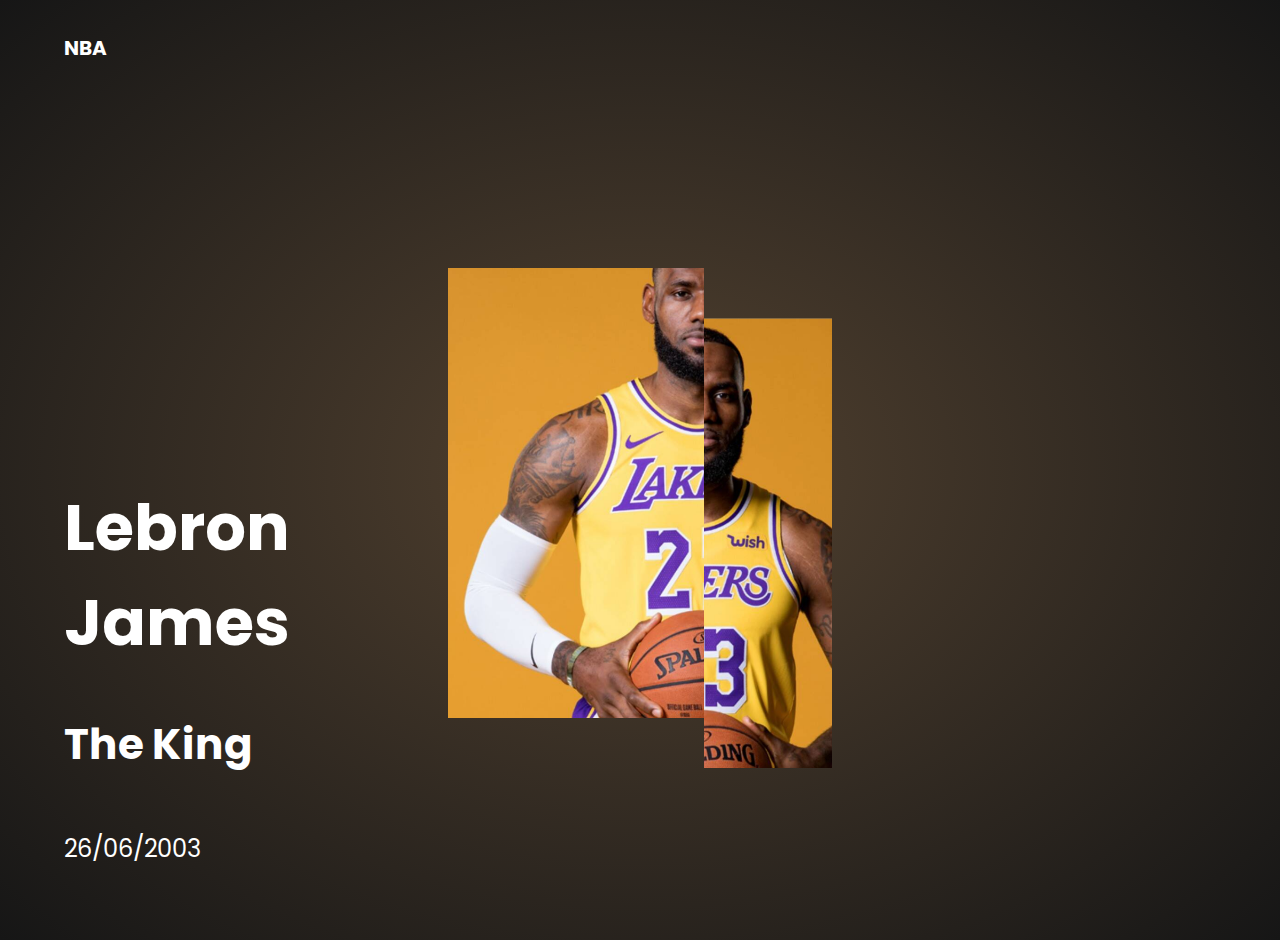
<file: index.html>
<!DOCTYPE html>
<html lang="en">
<head>
    <meta charset="UTF-8">
    <meta http-equiv="X-UA-Compatible" content="IE=edge">
    <meta name="viewport" content="width=device-width, initial-scale=1.0">

    <!-- CSS -->
    <link rel="stylesheet" href="style/style1.css">

    <!-- Fonts -->
    <link rel="preconnect" href="https://fonts.googleapis.com">
    <link rel="preconnect" href="https://fonts.gstatic.com" crossorigin>
    <link href="https://fonts.googleapis.com/css2?family=Poppins:wght@300;400&display=swap" rel="stylesheet">

    <!-- SEO -->
    <meta http-equiv="Content-Type" content="text/html;charset=UTF-8"/>   
    <META HTTP-EQUIV="PRAGMA" CONTENT="NO-CACHE"><title>Information about NBA</title><META name="description" content="Information About and History of the NBA, pictures, contact forum and images."><META name="keywords" content="nba, basketball, ball, lebron, kobe, awards, draft, jordan">
</head>
<body>
    <div class="wrapper">
        <header>

            <nav>
                <a href="home.html"><h1 class="logo">NBA</h1></a>
            </nav>

            
            <section class="page king">
                <div class="details">
                    <h1>Lebron James</h1>
                    <h2>The King</h2>
                    <p>26/06/2003</p>
                </div>
                <div class="hero">
                    <a href="home.html">
                        <img class="player-left" src="img/lebronjames-left.png" alt="lebron image">
                        <img class="player-right" src="img/lebronjames-right.png" alt="lebron image">
                    </a>
                </div>
            </section>
            
        </header>
    </div>
        
    
</body>
</html>
</file>
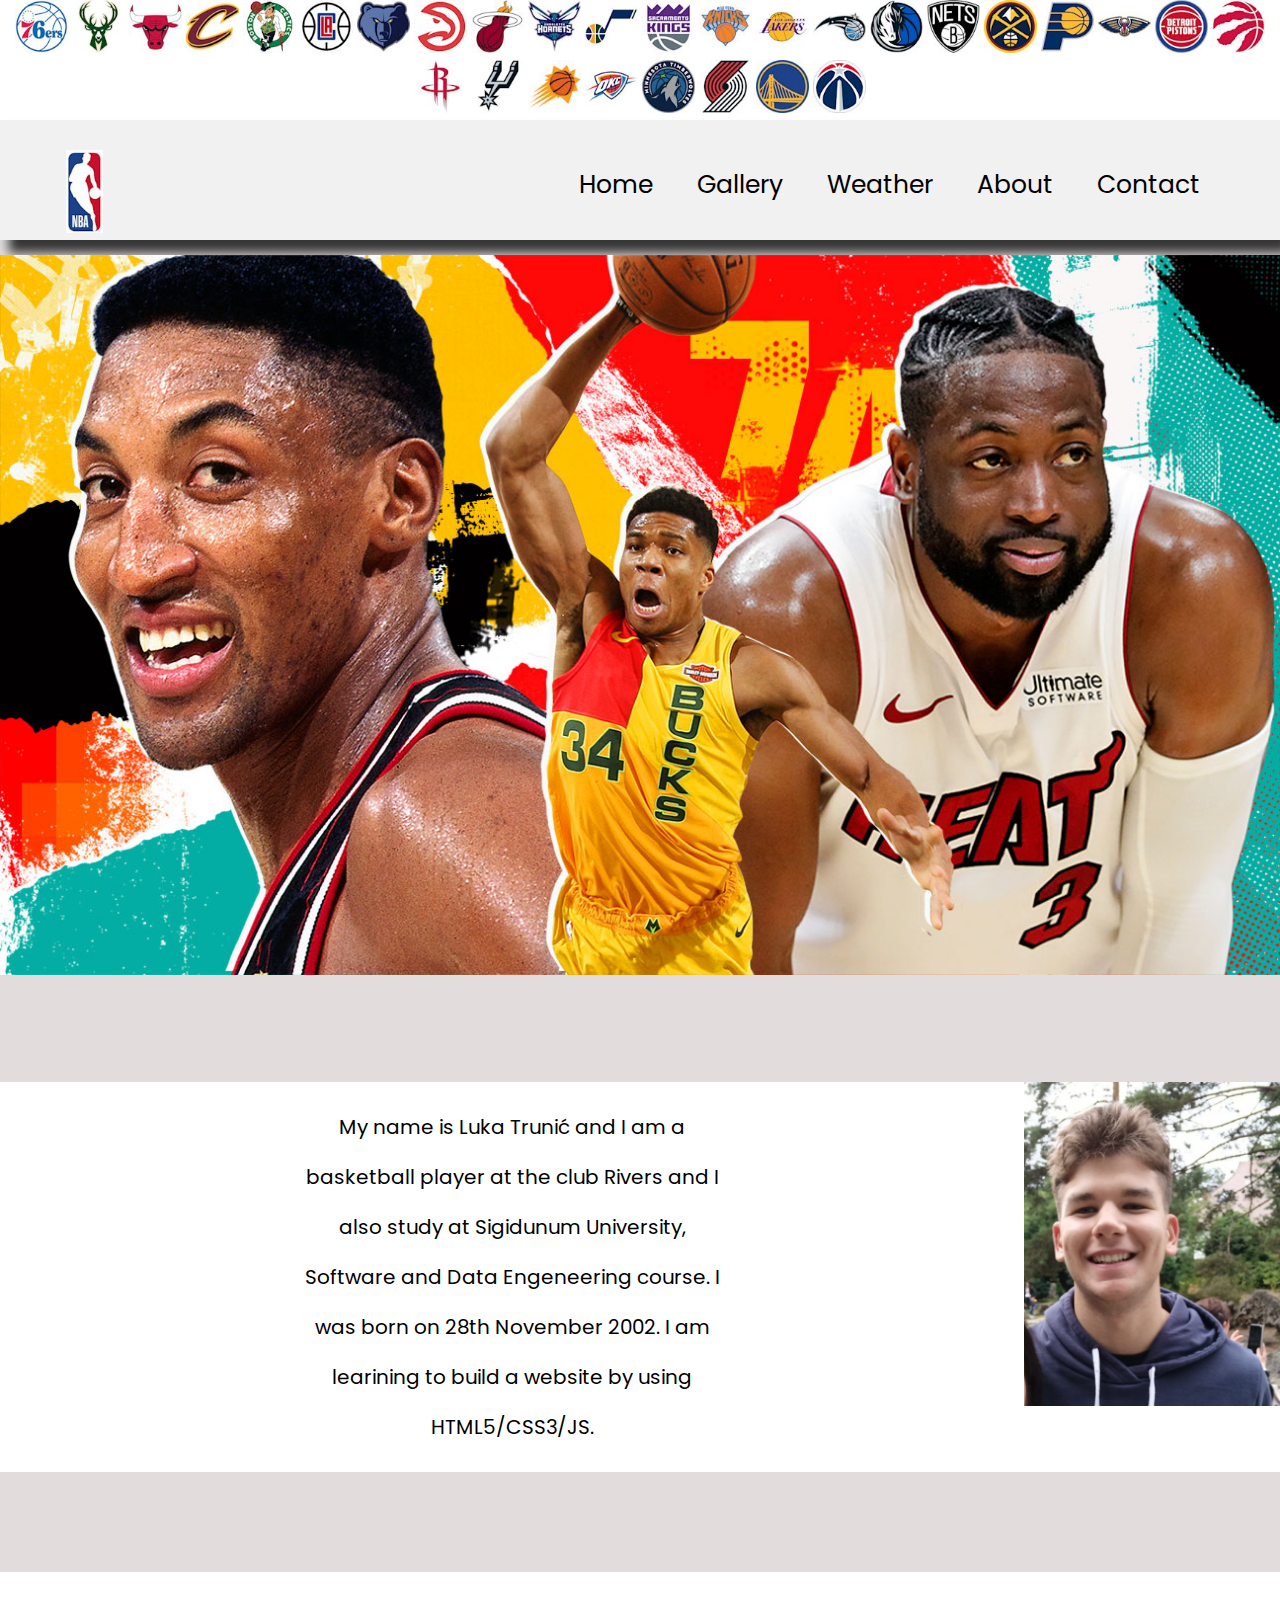
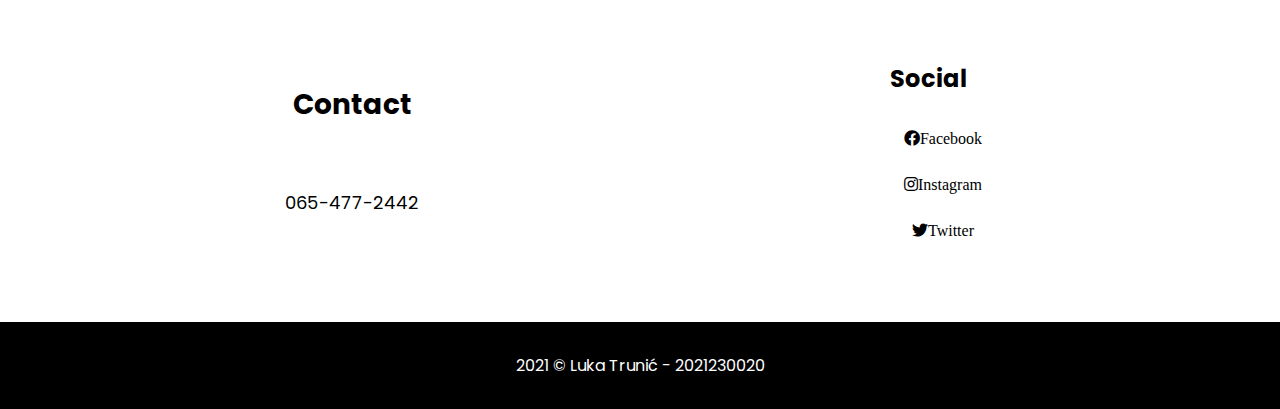
<file: about.html>
<!DOCTYPE html>
<html lang="en">
<head>

    <meta charset="UTF-8">
    <meta http-equiv="X-UA-Compatible" content="IE=edge">
    <meta name="viewport" content="width=device-width, initial-scale=1.0">

    <!-- CSS -->
    <link rel="stylesheet" href="style/style.css">

    <!-- fontawsome -->
    <link rel="stylesheet" href="https://cdnjs.cloudflare.com/ajax/libs/font-awesome/5.15.4/css/all.min.css" integrity="sha512-1ycn6IcaQQ40/MKBW2W4Rhis/DbILU74C1vSrLJxCq57o941Ym01SwNsOMqvEBFlcgUa6xLiPY/NS5R+E6ztJQ==" crossorigin="anonymous" referrerpolicy="no-referrer" />

    <!-- Fonts -->
    <link rel="preconnect" href="https://fonts.googleapis.com">
    <link rel="preconnect" href="https://fonts.gstatic.com" crossorigin>
    <link href="https://fonts.googleapis.com/css2?family=Poppins:wght@300;400&display=swap" rel="stylesheet">

    <title>Information about NBA</title>

</head>
<body>

    <div class="logos">
        <div class="row">
            <a href="https://www.nba.com/sixers/"><img class="textImage" src="img/logos/76ers_wbg.png.cf.jpg" alt="76ers_logo"></a>
            <a href="https://www.nba.com/bucks/"><img class="textImage" src="img/logos/bucks_wbg.png.cf.jpg" alt="bucks_logo"></a>
            <a href="https://www.nba.com/bulls/"><img class="textImage" src="img/logos/bulls_wbgs.png.cf.jpg" alt="bulls_logo"></a>
            <a href="https://www.nba.com/cavaliers/"><img class="textImage" src="img/logos/cavaliers_wbg.png.cf.jpg" alt="cavs_logo"></a>
            <a href="https://www.nba.com/celtics/"><img class="textImage" src="img/logos/celtics_wbg.png.cf.jpg" alt="celtics_logo"></a>
            <a href="https://www.nba.com/clippers/"><img class="textImage" src="img/logos/clippers_wbg.png.cf.jpg" alt="clippers_logo"></a>
            <a href="https://www.nba.com/grizzlies/"><img class="textImage" src="img/logos/grizzlies_wbg.png.cf.jpg" alt="grizzlies_logo"></a>
            <a href="https://www.nba.com/hawks/"><img class="textImage" src="img/logos/hawks_wbg.png.cf.jpg" alt="hawks_logo"></a>
            <a href="https://www.nba.com/heat/"><img class="textImage" src="img/logos/heat_wbgs.png.cf.jpg" alt="heat_logo"></a>
            <a href="https://www.nba.com/hornets/"><img class="textImage" src="img/logos/hornets_wbg.png.cf.jpg" alt="hornets_logo"></a>
            <a href="https://www.nba.com/jazz/"><img class="textImage" src="img/logos/jazz_wbg.png.cf.jpg" alt="jazz_logo"></a>
            <a href="https://www.nba.com/kings/"><img class="textImage" src="img/logos/kings_wbg.png.cf.jpg" alt="kings_logo"></a>
            <a href="https://www.nba.com/knicks/"><img class="textImage" src="img/logos/knicks_wbg.png.cf.jpg" alt="knicks_logo"></a>
            <a href="https://www.nba.com/lakers/"><img class="textImage" src="img/logos/lakers_wbg.png.cf.jpg" alt="lakers_logo"></a>
            <a href="https://www.nba.com/magic/"><img class="textImage" src="img/logos/magic_wbg.png.cf.jpg" alt="magic_logo"></a> 
            <a href="https://www.nba.com/mavericks/"><img class="textImage" src="img/logos/mavericks_wbg.png.cf.jpg" alt="mavs_logo"></a>
            <a href="https://www.nba.com/nets/"><img class="textImage" src="img/logos/nets3_wbg.png.cf.jpg" alt="nets_logo"></a>
            <a href="https://www.nba.com/nuggets/"><img class="textImage" src="img/logos/nuggets_wbg.png.cf.jpg" alt="nuggets_logo"></a>
            <a href="https://www.nba.com/pacers/"><img class="textImage" src="img/logos/pacers_wbg.png.cf.jpg" alt="pacers_logo"></a>
            <a href="https://www.nba.com/pelicans/"><img class="textImage" src="img/logos/pelicans_wbg.png.cf.jpg" alt="pelicans_logo"></a>
            <a href="https://www.nba.com/pistons/"><img class="textImage" src="img/logos/pistons_wbg.png.cf.jpg" alt="pistons_logo"></a>
            <a href="https://www.nba.com/raptors/"><img class="textImage" src="img/logos/raptors_wbgs.png.cf.jpg" alt="raptors_logo"></a>
            <a href="https://www.nba.com/rockets/"><img class="textImage" src="img/logos/rockets_wbgs.png.cf.jpg" alt="rockets_logo"></a>
            <a href="https://www.nba.com/spurs/"><img class="textImage" src="img/logos/spurs_wbg.png.cf.jpg" alt="spurs_logo"></a>
            <a href="https://www.nba.com/suns/"><img class="textImage" src="img/logos/suns_wbgs.png.cf.jpg" alt="suns_logo"></a>
            <a href="https://www.nba.com/thunder/"><img class="textImage" src="img/logos/thunder_wbgs.png.cf.jpg" alt="thunder_logo"></a>
            <a href="https://www.nba.com/timberwolves/"><img class="textImage" src="img/logos/timberwolves_wbg.png.cf.jpg" alt="wolves_logo"></a>
            <a href="https://www.nba.com/blazers/"><img class="textImage" src="img/logos/trailblazers_wbgs.png.cf.jpg" alt="blazers_logo"></a>
            <a href="https://www.nba.com/warriors/"><img class="textImage" src="img/logos/warriors_wbg.png.cf.jpg" alt="warriors_logo"></a>
            <a href="https://www.nba.com/wizards/"><img class="textImage" src="img/logos/wizards_wbg.png.cf.jpg" alt="wizards_logo"></a>
        </div>
    </div>

    <header id="myHeader">
        <div class="navbar">
            

            <nav>
                <div class="menu">
                    <div class="logo">
                        <a href="index.html"><img src="img/NBAlogo.jpg" alt="nba_logo"></a>
                    </div>

                    <ul>
                        <a href="home.html"><li>Home</li></a>
                        <a href="gallery.html"><li>Gallery</li></a>
                        <a href="weather.html"><li>Weather</li></a>
                        <a href="about.html"><li>About</li></a>
                        <a href="contact.html"><li>Contact</li></a>
                    </ul>
                </div>
            </nav>

        </div>


    </header>

    <body>

        <div class="wrapper">

            <div class="banner">
                <img src="img/top74banner4.jpg" alt="top74_banner">
            </div>

            <div class="me">
                <div class="picme">
                    <a href="#"><img src="img/luka.jpg" alt="image"></a>
                </div>
                <p>My name is Luka Trunić and I am a basketball player at the club Rivers and I also study at Sigidunum University, Software and Data Engeneering course. I was born on 28th November 2002. I am learining to build a website by using HTML5/CSS3/JS.</p>
            </div>
        </div>


        <footer>
            <div class="nav-social">
                <div class="contact">
                    <h2>Contact</h2>
                    <p>065-477-2442</p>
                </div>
                <div class="social">
                    <h2>Social</h2>
                    <div class="social-links">
                        <a href="https://www.facebook.com/nba"><i class="fab fa-facebook">Facebook</i></a>
                        <a href="https://www.instagram.com/NBA/"><i class="fab fa-instagram">Instagram</i></a>
                        <a href="https://twitter.com/nba"><i class="fab fa-twitter">Twitter</i></a>
                    </div>
                </div>
                
            </div>
            
            <div class="end">
                <p>2021 &copy; Luka Trunić - 2021230020</p>
            </div>
        </footer>
        
        <script src="app.js"></script>
    </body>
    
</body>
</html>
</file>
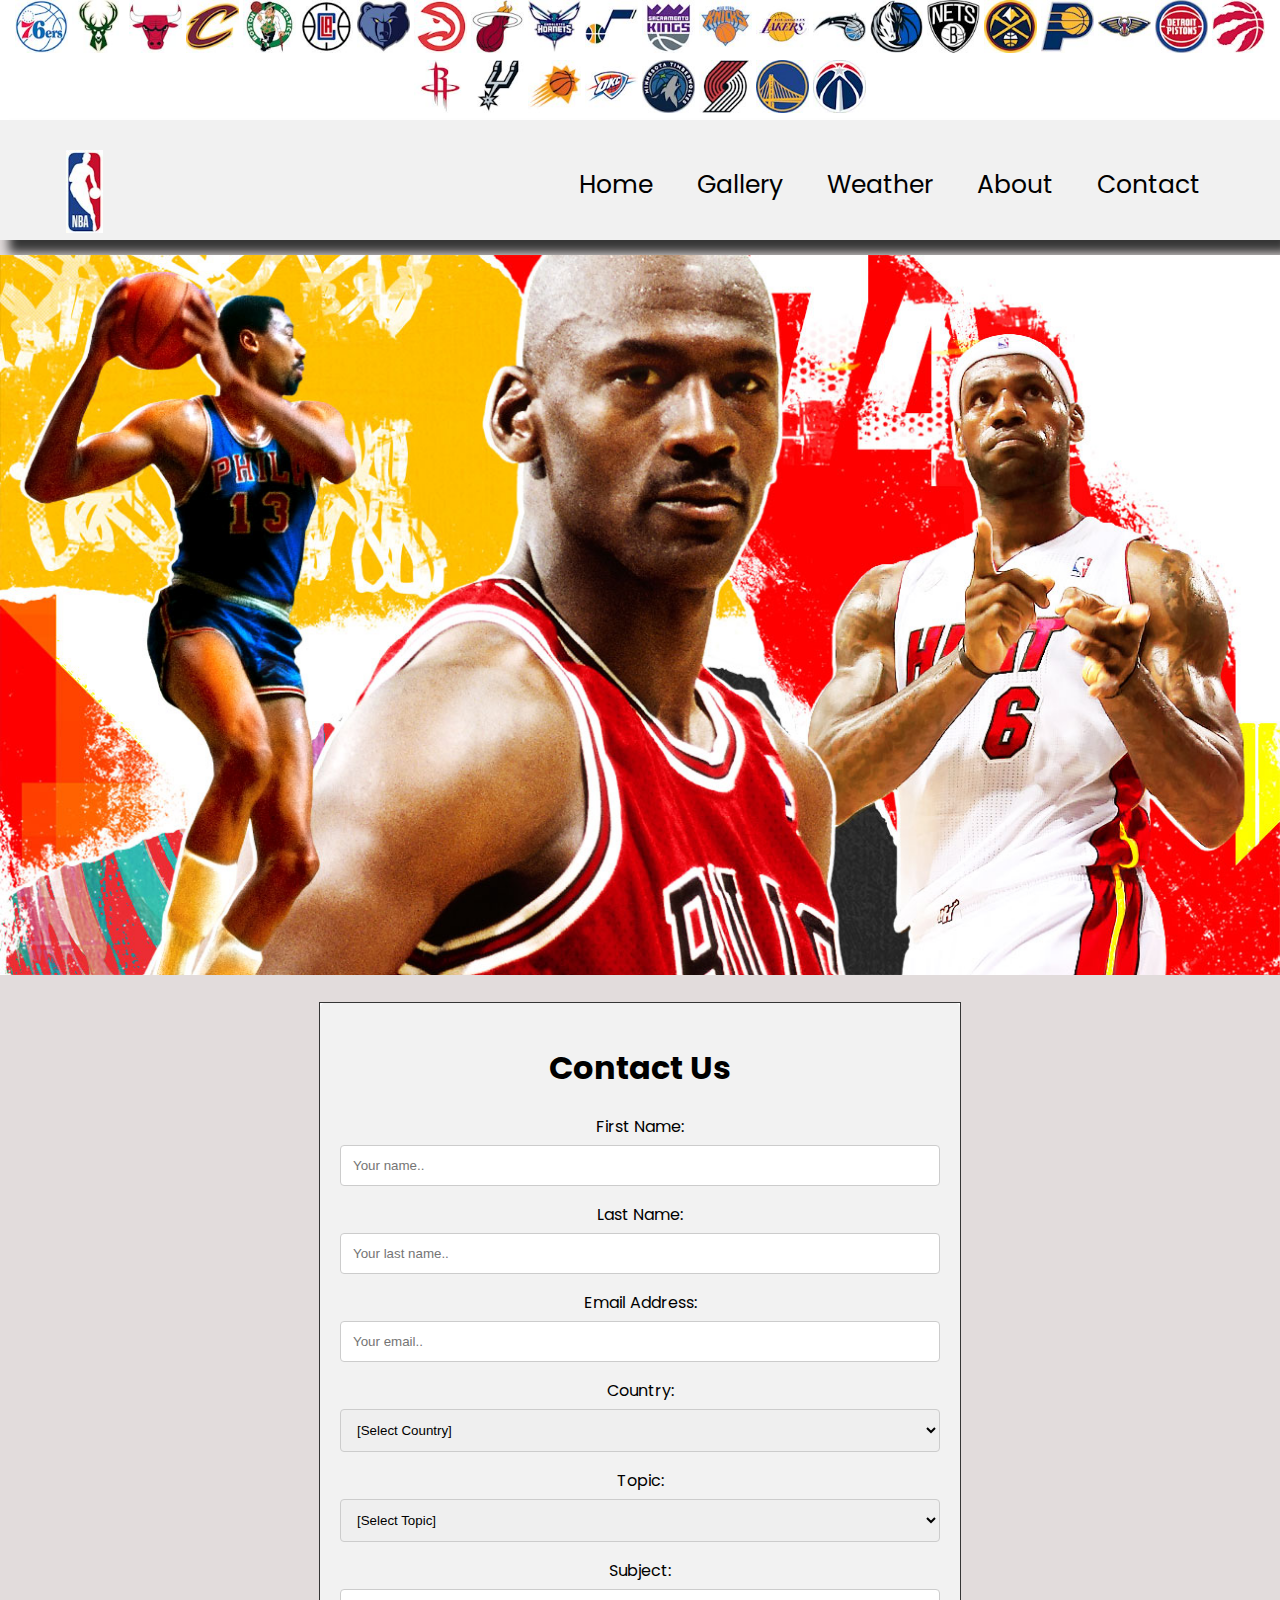
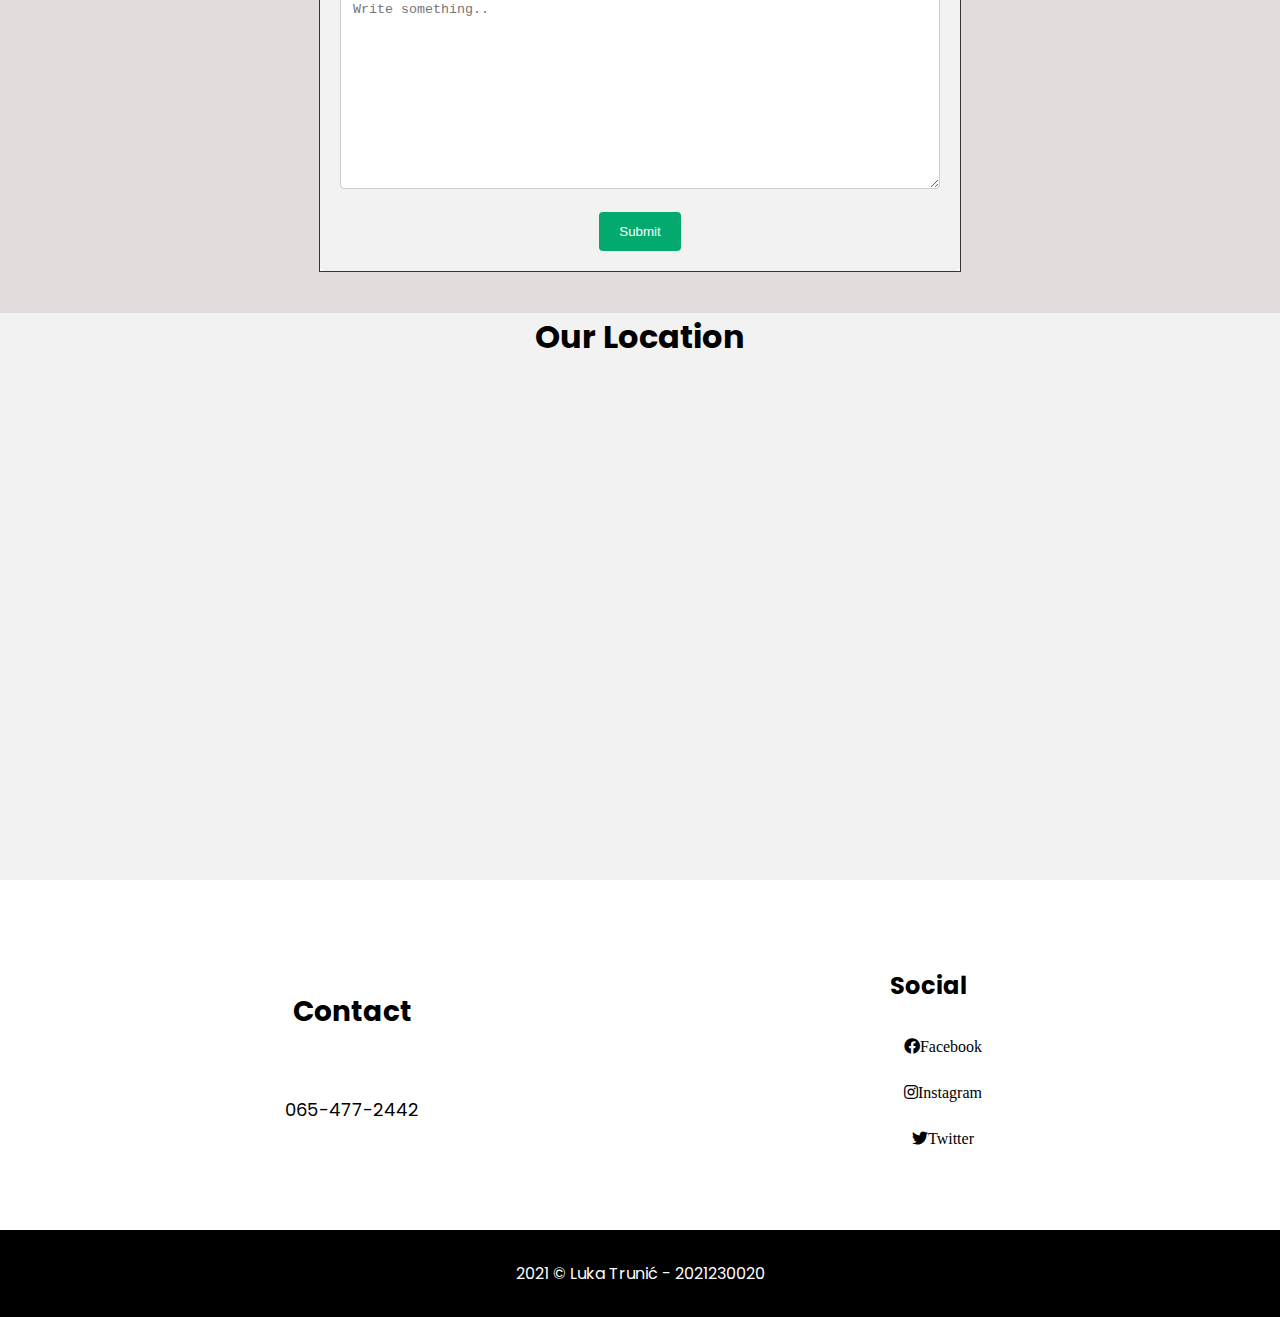
<file: contact.html>
<!DOCTYPE html>
<html lang="en">
<head>

    <meta charset="UTF-8">
    <meta http-equiv="X-UA-Compatible" content="IE=edge">
    <meta name="viewport" content="width=device-width, initial-scale=1.0">

    <!-- CSS -->
    <link rel="stylesheet" href="style/style.css">

    <!-- fontawsome -->
    <link rel="stylesheet" href="https://cdnjs.cloudflare.com/ajax/libs/font-awesome/5.15.4/css/all.min.css" integrity="sha512-1ycn6IcaQQ40/MKBW2W4Rhis/DbILU74C1vSrLJxCq57o941Ym01SwNsOMqvEBFlcgUa6xLiPY/NS5R+E6ztJQ==" crossorigin="anonymous" referrerpolicy="no-referrer" />

    <!-- Fonts -->
    <link rel="preconnect" href="https://fonts.googleapis.com">
    <link rel="preconnect" href="https://fonts.gstatic.com" crossorigin>
    <link href="https://fonts.googleapis.com/css2?family=Poppins:wght@300;400&display=swap" rel="stylesheet">

    <title>Information about NBA</title>

</head>
<body>

    <div class="logos">
        <div class="row">
            <a href="https://www.nba.com/sixers/"><img class="textImage" src="img/logos/76ers_wbg.png.cf.jpg" alt="76ers_logo"></a>
            <a href="https://www.nba.com/bucks/"><img class="textImage" src="img/logos/bucks_wbg.png.cf.jpg" alt="bucks_logo"></a>
            <a href="https://www.nba.com/bulls/"><img class="textImage" src="img/logos/bulls_wbgs.png.cf.jpg" alt="bulls_logo"></a>
            <a href="https://www.nba.com/cavaliers/"><img class="textImage" src="img/logos/cavaliers_wbg.png.cf.jpg" alt="cavs_logo"></a>
            <a href="https://www.nba.com/celtics/"><img class="textImage" src="img/logos/celtics_wbg.png.cf.jpg" alt="celtics_logo"></a>
            <a href="https://www.nba.com/clippers/"><img class="textImage" src="img/logos/clippers_wbg.png.cf.jpg" alt="clippers_logo"></a>
            <a href="https://www.nba.com/grizzlies/"><img class="textImage" src="img/logos/grizzlies_wbg.png.cf.jpg" alt="grizzlies_logo"></a>
            <a href="https://www.nba.com/hawks/"><img class="textImage" src="img/logos/hawks_wbg.png.cf.jpg" alt="hawks_logo"></a>
            <a href="https://www.nba.com/heat/"><img class="textImage" src="img/logos/heat_wbgs.png.cf.jpg" alt="heat_logo"></a>
            <a href="https://www.nba.com/hornets/"><img class="textImage" src="img/logos/hornets_wbg.png.cf.jpg" alt="hornets_logo"></a>
            <a href="https://www.nba.com/jazz/"><img class="textImage" src="img/logos/jazz_wbg.png.cf.jpg" alt="jazz_logo"></a>
            <a href="https://www.nba.com/kings/"><img class="textImage" src="img/logos/kings_wbg.png.cf.jpg" alt="kings_logo"></a>
            <a href="https://www.nba.com/knicks/"><img class="textImage" src="img/logos/knicks_wbg.png.cf.jpg" alt="knicks_logo"></a>
            <a href="https://www.nba.com/lakers/"><img class="textImage" src="img/logos/lakers_wbg.png.cf.jpg" alt="lakers_logo"></a>
            <a href="https://www.nba.com/magic/"><img class="textImage" src="img/logos/magic_wbg.png.cf.jpg" alt="magic_logo"></a> 
            <a href="https://www.nba.com/mavericks/"><img class="textImage" src="img/logos/mavericks_wbg.png.cf.jpg" alt="mavs_logo"></a>
            <a href="https://www.nba.com/nets/"><img class="textImage" src="img/logos/nets3_wbg.png.cf.jpg" alt="nets_logo"></a>
            <a href="https://www.nba.com/nuggets/"><img class="textImage" src="img/logos/nuggets_wbg.png.cf.jpg" alt="nuggets_logo"></a>
            <a href="https://www.nba.com/pacers/"><img class="textImage" src="img/logos/pacers_wbg.png.cf.jpg" alt="pacers_logo"></a>
            <a href="https://www.nba.com/pelicans/"><img class="textImage" src="img/logos/pelicans_wbg.png.cf.jpg" alt="pelicans_logo"></a>
            <a href="https://www.nba.com/pistons/"><img class="textImage" src="img/logos/pistons_wbg.png.cf.jpg" alt="pistons_logo"></a>
            <a href="https://www.nba.com/raptors/"><img class="textImage" src="img/logos/raptors_wbgs.png.cf.jpg" alt="raptors_logo"></a>
            <a href="https://www.nba.com/rockets/"><img class="textImage" src="img/logos/rockets_wbgs.png.cf.jpg" alt="rockets_logo"></a>
            <a href="https://www.nba.com/spurs/"><img class="textImage" src="img/logos/spurs_wbg.png.cf.jpg" alt="spurs_logo"></a>
            <a href="https://www.nba.com/suns/"><img class="textImage" src="img/logos/suns_wbgs.png.cf.jpg" alt="suns_logo"></a>
            <a href="https://www.nba.com/thunder/"><img class="textImage" src="img/logos/thunder_wbgs.png.cf.jpg" alt="thunder_logo"></a>
            <a href="https://www.nba.com/timberwolves/"><img class="textImage" src="img/logos/timberwolves_wbg.png.cf.jpg" alt="wolves_logo"></a>
            <a href="https://www.nba.com/blazers/"><img class="textImage" src="img/logos/trailblazers_wbgs.png.cf.jpg" alt="blazers_logo"></a>
            <a href="https://www.nba.com/warriors/"><img class="textImage" src="img/logos/warriors_wbg.png.cf.jpg" alt="warriors_logo"></a>
            <a href="https://www.nba.com/wizards/"><img class="textImage" src="img/logos/wizards_wbg.png.cf.jpg" alt="wizards_logo"></a>
        </div>
    </div>

    <header id="myHeader">
        <div class="navbar">
            

            <nav>
                <div class="menu">
                    <div class="logo">
                        <a href="index.html"><img src="img/NBAlogo.jpg" alt="nba_logo"></a>
                    </div>

                    <ul>
                        <a href="home.html"><li>Home</li></a>
                        <a href="gallery.html"><li>Gallery</li></a>
                        <a href="weather.html"><li>Weather</li></a>
                        <a href="about.html"><li>About</li></a>
                        <a href="contact.html"><li>Contact</li></a>
                    </ul>
                </div>
            </nav>

        </div>

    </header>

    <body>
        <div class="wrapper">

            <div class="banner">
                <img src="img/top74banner5.jpg" alt="top74_banner">
            </div>

            <div class="form">
                <div class="container">
                    <form id="myForm" action="actionpage.php" method="POST" onsubmit="return validateForm()">

                        <h1>Contact Us</h1>
                  
                        <label">First Name:</label>
                        <input type="text" id="fname" name="fname" placeholder="Your name..">
                        <span id="firstname" class="below"></span> </br>
                    
                        <label">Last Name:</label>
                        <input type="text" id="lname" name="lname" placeholder="Your last name..">
                        <span id="lastname" class="below"></span> </br>
                        
                        <label>Email Address:</label>
                        <input type="text" id="email" name="email" placeholder="Your email..">
                        <span id="emails" class="below"></span> </br>
                    
                        <label>Country:</label>
                        <select id="country" name="country">
                            <option value="-1">[Select Country]</option>
                            <option value="1">Serbia</option>
                            <option value="2">Croatia</option>
                            <option value="3">Bosnia and Herzegovina</option>
                            <option value="4">USA</option>
                            <option value="5">UK</option>
                        </select>
                        <span id="countries" class="below"></span> </br>

                        <label>Topic:</label>
                        <select id="topic" name="topic">
                            <option value="-1">[Select Topic]</option>
                            <option value="1">Business</option>
                            <option value="2">Career Opportunities</option>
                            <option value="3">Events</option>
                            <option value="4">Merchandise</option>
                            <option value="5">Tickets</option>
                            <option value="6">Watching Games</option>
                        </select>
                        <span id="topics" class="below"></span> </br>
                    
                        <label for="subject">Subject:</label>
                        <textarea id="subject" name="subject" placeholder="Write something.." style="height:200px"></textarea>
                        <span id="subjects" class="below"></span> </br>

                        <input type="submit" id="submit" value="Submit">
                  
                    </form>
                </div>
            </div>

            <div class="location">
                <h1>Our Location</h1>
                <iframe src="https://www.google.com/maps/embed?pb=!1m18!1m12!1m3!1d5638328.636543976!2d-79.00696692929841!3d39.23744011997679!2m3!1f0!2f0!3f0!3m2!1i1024!2i768!4f13.1!3m3!1m2!1s0x89c257ed1f374c17%3A0x2ddc2e59b7c31b6a!2sNational%20Basketball%20Association%20Inc!5e0!3m2!1sen!2srs!4v1635002370452!5m2!1sen!2srs" style="border:0;" allowfullscreen="" loading="lazy"></iframe>
            </div>

        </div>

        <footer>
            <div class="nav-social">
                <div class="contact">
                    <h2>Contact</h2>
                    <p>065-477-2442</p>
                </div>
                <div class="social">
                    <h2>Social</h2>
                    <div class="social-links">
                        <a href="https://www.facebook.com/nba"><i class="fab fa-facebook">Facebook</i></a>
                        <a href="https://www.instagram.com/NBA/"><i class="fab fa-instagram">Instagram</i></a>
                        <a href="https://twitter.com/nba"><i class="fab fa-twitter">Twitter</i></a>
                    </div>
                </div>
                
            </div>
            
            <div class="end">
                <p>2021 &copy; Luka Trunić - 2021230020</p>
            </div>
        </footer>
        
        <script src="app.js"></script>
    </body>
    
</body>
</html>
</file>
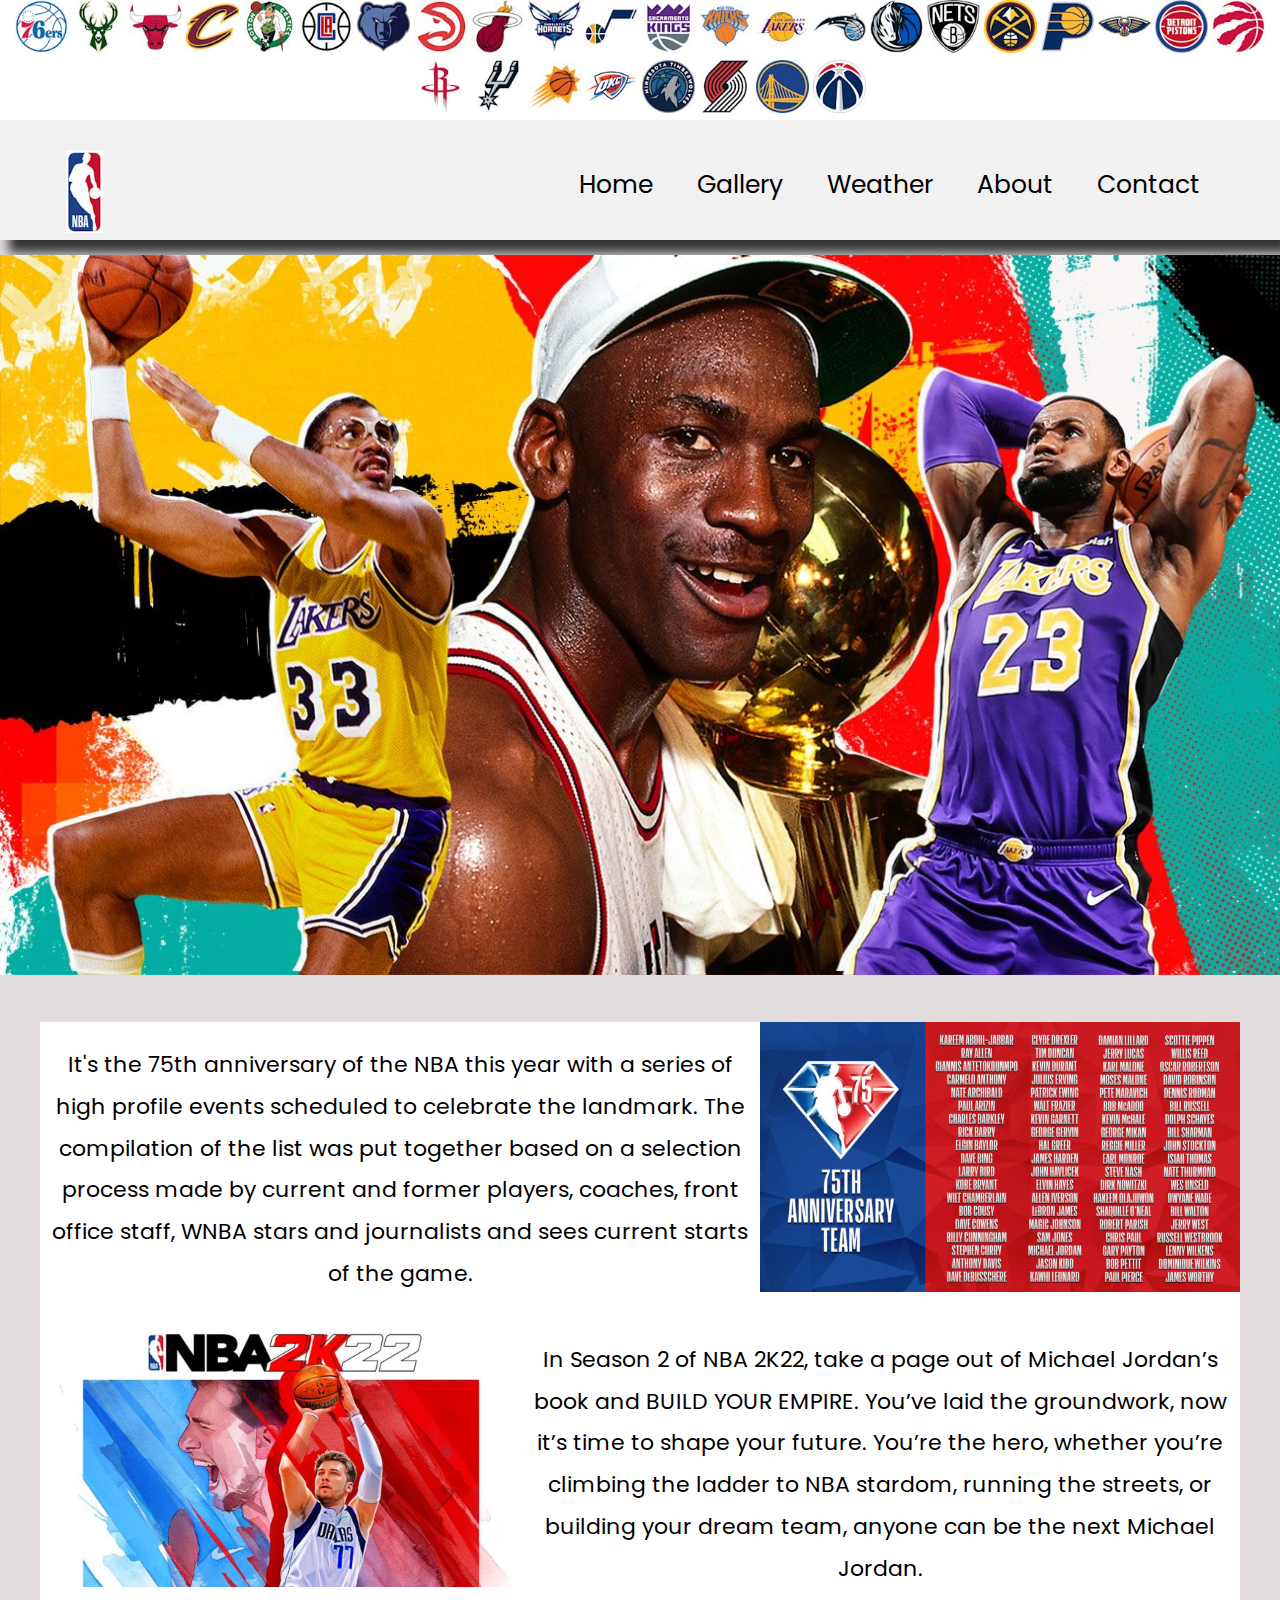
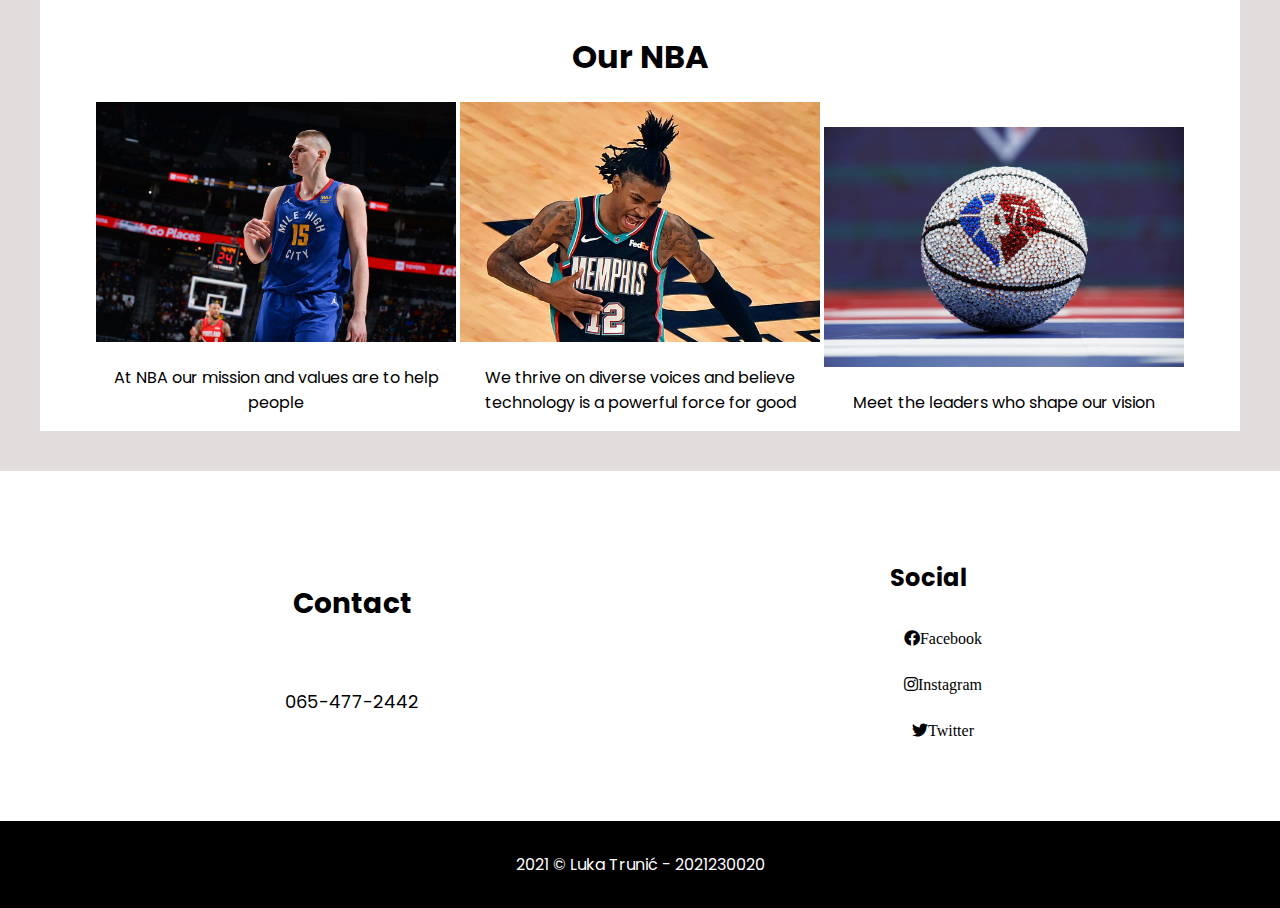
<file: gallery.html>
<!DOCTYPE html>
<html lang="en">
<head>

    <meta charset="UTF-8">
    <meta http-equiv="X-UA-Compatible" content="IE=edge">
    <meta name="viewport" content="width=device-width, initial-scale=1.0">

    <!-- CSS -->
    <link rel="stylesheet" href="style/style.css">

    <!-- fontawsome -->
    <link rel="stylesheet" href="https://cdnjs.cloudflare.com/ajax/libs/font-awesome/5.15.4/css/all.min.css" integrity="sha512-1ycn6IcaQQ40/MKBW2W4Rhis/DbILU74C1vSrLJxCq57o941Ym01SwNsOMqvEBFlcgUa6xLiPY/NS5R+E6ztJQ==" crossorigin="anonymous" referrerpolicy="no-referrer" />

    <!-- Fonts -->
    <link rel="preconnect" href="https://fonts.googleapis.com">
    <link rel="preconnect" href="https://fonts.gstatic.com" crossorigin>
    <link href="https://fonts.googleapis.com/css2?family=Poppins:wght@300;400&display=swap" rel="stylesheet">

    <title>Information about NBA</title>

</head>
<body>

    <div class="logos">
        <div class="row">
            <a href="https://www.nba.com/sixers/"><img class="textImage" src="img/logos/76ers_wbg.png.cf.jpg" alt="76ers_logo"></a>
            <a href="https://www.nba.com/bucks/"><img class="textImage" src="img/logos/bucks_wbg.png.cf.jpg" alt="bucks_logo"></a>
            <a href="https://www.nba.com/bulls/"><img class="textImage" src="img/logos/bulls_wbgs.png.cf.jpg" alt="bulls_logo"></a>
            <a href="https://www.nba.com/cavaliers/"><img class="textImage" src="img/logos/cavaliers_wbg.png.cf.jpg" alt="cavs_logo"></a>
            <a href="https://www.nba.com/celtics/"><img class="textImage" src="img/logos/celtics_wbg.png.cf.jpg" alt="celtics_logo"></a>
            <a href="https://www.nba.com/clippers/"><img class="textImage" src="img/logos/clippers_wbg.png.cf.jpg" alt="clippers_logo"></a>
            <a href="https://www.nba.com/grizzlies/"><img class="textImage" src="img/logos/grizzlies_wbg.png.cf.jpg" alt="grizzlies_logo"></a>
            <a href="https://www.nba.com/hawks/"><img class="textImage" src="img/logos/hawks_wbg.png.cf.jpg" alt="hawks_logo"></a>
            <a href="https://www.nba.com/heat/"><img class="textImage" src="img/logos/heat_wbgs.png.cf.jpg" alt="heat_logo"></a>
            <a href="https://www.nba.com/hornets/"><img class="textImage" src="img/logos/hornets_wbg.png.cf.jpg" alt="hornets_logo"></a>
            <a href="https://www.nba.com/jazz/"><img class="textImage" src="img/logos/jazz_wbg.png.cf.jpg" alt="jazz_logo"></a>
            <a href="https://www.nba.com/kings/"><img class="textImage" src="img/logos/kings_wbg.png.cf.jpg" alt="kings_logo"></a>
            <a href="https://www.nba.com/knicks/"><img class="textImage" src="img/logos/knicks_wbg.png.cf.jpg" alt="knicks_logo"></a>
            <a href="https://www.nba.com/lakers/"><img class="textImage" src="img/logos/lakers_wbg.png.cf.jpg" alt="lakers_logo"></a>
            <a href="https://www.nba.com/magic/"><img class="textImage" src="img/logos/magic_wbg.png.cf.jpg" alt="magic_logo"></a> 
            <a href="https://www.nba.com/mavericks/"><img class="textImage" src="img/logos/mavericks_wbg.png.cf.jpg" alt="mavs_logo"></a>
            <a href="https://www.nba.com/nets/"><img class="textImage" src="img/logos/nets3_wbg.png.cf.jpg" alt="nets_logo"></a>
            <a href="https://www.nba.com/nuggets/"><img class="textImage" src="img/logos/nuggets_wbg.png.cf.jpg" alt="nuggets_logo"></a>
            <a href="https://www.nba.com/pacers/"><img class="textImage" src="img/logos/pacers_wbg.png.cf.jpg" alt="pacers_logo"></a>
            <a href="https://www.nba.com/pelicans/"><img class="textImage" src="img/logos/pelicans_wbg.png.cf.jpg" alt="pelicans_logo"></a>
            <a href="https://www.nba.com/pistons/"><img class="textImage" src="img/logos/pistons_wbg.png.cf.jpg" alt="pistons_logo"></a>
            <a href="https://www.nba.com/raptors/"><img class="textImage" src="img/logos/raptors_wbgs.png.cf.jpg" alt="raptors_logo"></a>
            <a href="https://www.nba.com/rockets/"><img class="textImage" src="img/logos/rockets_wbgs.png.cf.jpg" alt="rockets_logo"></a>
            <a href="https://www.nba.com/spurs/"><img class="textImage" src="img/logos/spurs_wbg.png.cf.jpg" alt="spurs_logo"></a>
            <a href="https://www.nba.com/suns/"><img class="textImage" src="img/logos/suns_wbgs.png.cf.jpg" alt="suns_logo"></a>
            <a href="https://www.nba.com/thunder/"><img class="textImage" src="img/logos/thunder_wbgs.png.cf.jpg" alt="thunder_logo"></a>
            <a href="https://www.nba.com/timberwolves/"><img class="textImage" src="img/logos/timberwolves_wbg.png.cf.jpg" alt="wolves_logo"></a>
            <a href="https://www.nba.com/blazers/"><img class="textImage" src="img/logos/trailblazers_wbgs.png.cf.jpg" alt="blazers_logo"></a>
            <a href="https://www.nba.com/warriors/"><img class="textImage" src="img/logos/warriors_wbg.png.cf.jpg" alt="warriors_logo"></a>
            <a href="https://www.nba.com/wizards/"><img class="textImage" src="img/logos/wizards_wbg.png.cf.jpg" alt="wizards_logo"></a>
        </div>
    </div>

    <header id="myHeader">
        <div class="navbar">
            

            <nav>
                <div class="menu">
                    <div class="logo">
                        <a href="index.html"><img src="img/NBAlogo.jpg" alt="nba_logo"></a>
                    </div>

                    <ul>
                        <a href="home.html"><li>Home</li></a>
                        <a href="gallery.html"><li>Gallery</li></a>
                        <a href="weather.html"><li>Weather</li></a>
                        <a href="about.html"><li>About</li></a>
                        <a href="contact.html"><li>Contact</li></a>
                    </ul>
                </div>
            </nav>

        </div>


    </header>

    <body>

        <div class="wrapper">
            <div class="banner">
                <img src="img/top74banner2.jpg" alt="top74_banner">
            </div>
        </div>

        <div class="wrapper2">
            <div class="top75">
                <div class="galleryImage1">
                    <a href="https://www.nba.com/news/nba-75th-anniversary-team-announced"><img src="img/top75.jpg" alt="top75_image"></a>
                </div>
                <p>It's the 75th anniversary of the NBA this year with a series of high profile events scheduled to celebrate the landmark. The compilation of the list was put together based on a selection process made by current and former players, coaches, front office staff,  WNBA stars and journalists and sees current starts of the game.</p>
            </div>

            <div class="game">
                <div class="galleryImage2">
                    <a href="https://nba.2k.com/?release=nba-2k22-cross-gen-bundle-digital-only&platform=playstation-4-digital&region=usa&medium=digital"><img src="img/nba2k22.jpeg" alt="nba2k_image"></a>
                </div>
                <p>In Season 2 of NBA 2K22, take a page out of Michael Jordan’s book and BUILD YOUR EMPIRE. You’ve laid the groundwork, now it’s time to shape your future. You’re the hero, whether you’re climbing the ladder to NBA stardom, running the streets, or building your dream team, anyone can be the next Michael Jordan.</p>
            </div>

            <div class="pics">

                <h1>Our NBA</h1>
    
                <div class="pic1">
                    <a href="#"><img src="img/jokic.jpg" alt="jokic_image"></a>
                    <p>At NBA our mission and values are to help people</p>
                </div>
                <div class="pic1">
                    <a href="#"><img src="img/ja morant.jpg" alt="morant_image"></a>
                    <p>We thrive on diverse voices and believe technology is a powerful force for good</p>
                </div>
                <div class="pic1">
                    <a href="#"><img src="img/top75logo.jpg" alt="75logo_image"></a>
                    <p>Meet the leaders who shape our vision</p>
                </div>
            </div>
            
        </div>


        <footer>
            <div class="nav-social">
                <div class="contact">
                    <h2>Contact</h2>
                    <p>065-477-2442</p>
                </div>
                <div class="social">
                    <h2>Social</h2>
                    <div class="social-links">
                        <a href="https://www.facebook.com/nba"><i class="fab fa-facebook">Facebook</i></a>
                        <a href="https://www.instagram.com/NBA/"><i class="fab fa-instagram">Instagram</i></a>
                        <a href="https://twitter.com/nba"><i class="fab fa-twitter">Twitter</i></a>
                    </div>
                </div>
                
            </div>
            
            <div class="end">
                <p>2021 &copy; Luka Trunić - 2021230020</p>
            </div>
        </footer>
        
        <!-- JavaScript Bundle with Popper -->
        
        <script src="app.js"></script>
    </body>
    
</body>
</html>
</file>
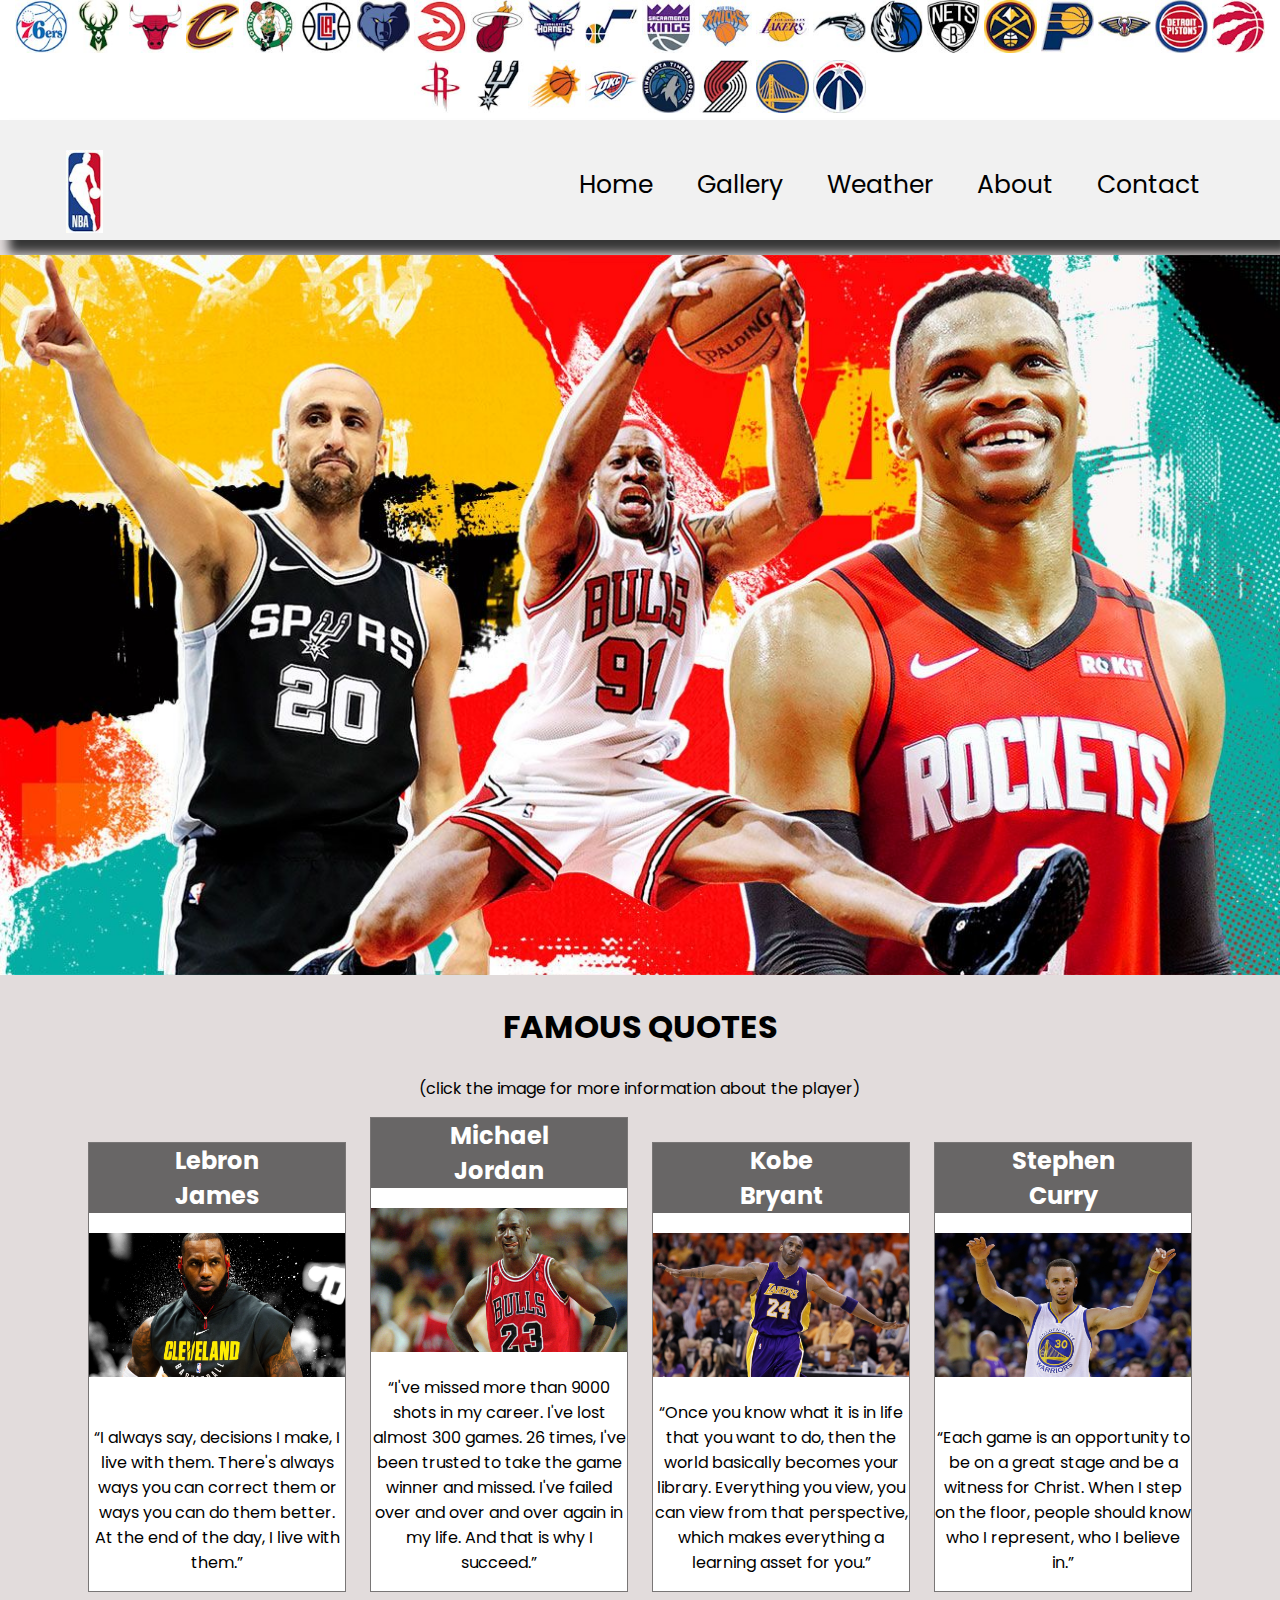
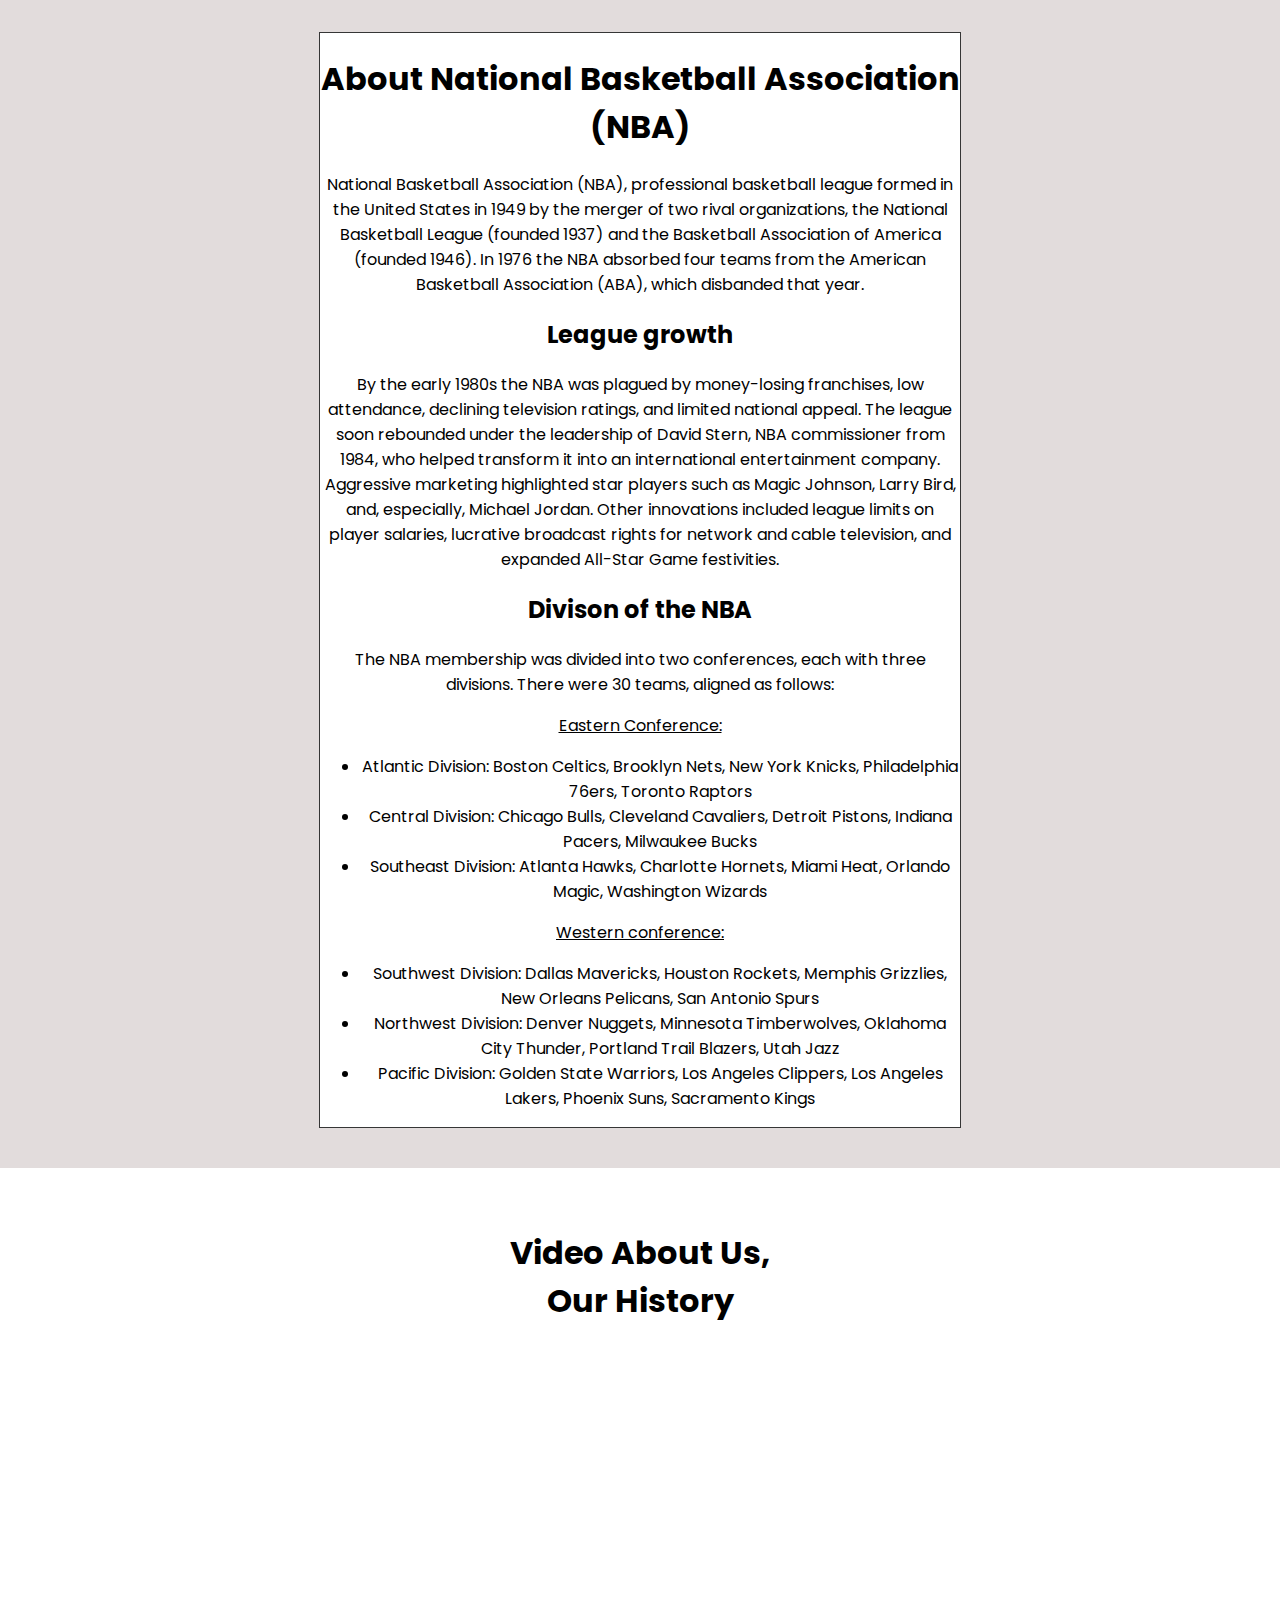
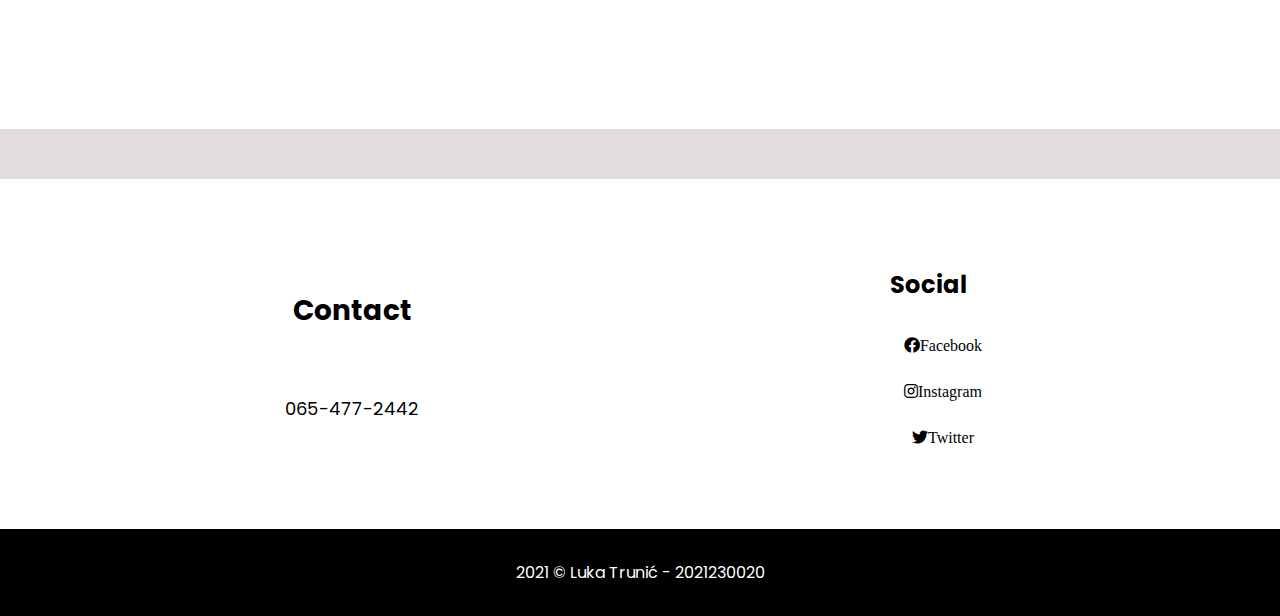
<file: home.html>
<!DOCTYPE html>
<html lang="en">
<head>

    <meta charset="UTF-8">
    <meta http-equiv="X-UA-Compatible" content="IE=edge">
    <meta name="viewport" content="width=device-width, initial-scale=1.0">

    <!-- CSS -->
    <link rel="stylesheet" href="style/style.css">

    <!-- fontawsome -->
    <link rel="stylesheet" href="https://cdnjs.cloudflare.com/ajax/libs/font-awesome/5.15.4/css/all.min.css" integrity="sha512-1ycn6IcaQQ40/MKBW2W4Rhis/DbILU74C1vSrLJxCq57o941Ym01SwNsOMqvEBFlcgUa6xLiPY/NS5R+E6ztJQ==" crossorigin="anonymous" referrerpolicy="no-referrer" />

    <!-- Fonts -->
    <link rel="preconnect" href="https://fonts.googleapis.com">
    <link rel="preconnect" href="https://fonts.gstatic.com" crossorigin>
    <link href="https://fonts.googleapis.com/css2?family=Poppins:wght@300;400&display=swap" rel="stylesheet">

    <title>Information about NBA</title>

</head>
<body>

    <div class="logos">
        <div class="row">
            <a href="https://www.nba.com/sixers/"><img class="textImage" src="img/logos/76ers_wbg.png.cf.jpg" alt="76ers_logo"></a>
            <a href="https://www.nba.com/bucks/"><img class="textImage" src="img/logos/bucks_wbg.png.cf.jpg" alt="bucks_logo"></a>
            <a href="https://www.nba.com/bulls/"><img class="textImage" src="img/logos/bulls_wbgs.png.cf.jpg" alt="bulls_logo"></a>
            <a href="https://www.nba.com/cavaliers/"><img class="textImage" src="img/logos/cavaliers_wbg.png.cf.jpg" alt="cavs_logo"></a>
            <a href="https://www.nba.com/celtics/"><img class="textImage" src="img/logos/celtics_wbg.png.cf.jpg" alt="celtics_logo"></a>
            <a href="https://www.nba.com/clippers/"><img class="textImage" src="img/logos/clippers_wbg.png.cf.jpg" alt="clippers_logo"></a>
            <a href="https://www.nba.com/grizzlies/"><img class="textImage" src="img/logos/grizzlies_wbg.png.cf.jpg" alt="grizzlies_logo"></a>
            <a href="https://www.nba.com/hawks/"><img class="textImage" src="img/logos/hawks_wbg.png.cf.jpg" alt="hawks_logo"></a>
            <a href="https://www.nba.com/heat/"><img class="textImage" src="img/logos/heat_wbgs.png.cf.jpg" alt="heat_logo"></a>
            <a href="https://www.nba.com/hornets/"><img class="textImage" src="img/logos/hornets_wbg.png.cf.jpg" alt="hornets_logo"></a>
            <a href="https://www.nba.com/jazz/"><img class="textImage" src="img/logos/jazz_wbg.png.cf.jpg" alt="jazz_logo"></a>
            <a href="https://www.nba.com/kings/"><img class="textImage" src="img/logos/kings_wbg.png.cf.jpg" alt="kings_logo"></a>
            <a href="https://www.nba.com/knicks/"><img class="textImage" src="img/logos/knicks_wbg.png.cf.jpg" alt="knicks_logo"></a>
            <a href="https://www.nba.com/lakers/"><img class="textImage" src="img/logos/lakers_wbg.png.cf.jpg" alt="lakers_logo"></a>
            <a href="https://www.nba.com/magic/"><img class="textImage" src="img/logos/magic_wbg.png.cf.jpg" alt="magic_logo"></a> 
            <a href="https://www.nba.com/mavericks/"><img class="textImage" src="img/logos/mavericks_wbg.png.cf.jpg" alt="mavs_logo"></a>
            <a href="https://www.nba.com/nets/"><img class="textImage" src="img/logos/nets3_wbg.png.cf.jpg" alt="nets_logo"></a>
            <a href="https://www.nba.com/nuggets/"><img class="textImage" src="img/logos/nuggets_wbg.png.cf.jpg" alt="nuggets_logo"></a>
            <a href="https://www.nba.com/pacers/"><img class="textImage" src="img/logos/pacers_wbg.png.cf.jpg" alt="pacers_logo"></a>
            <a href="https://www.nba.com/pelicans/"><img class="textImage" src="img/logos/pelicans_wbg.png.cf.jpg" alt="pelicans_logo"></a>
            <a href="https://www.nba.com/pistons/"><img class="textImage" src="img/logos/pistons_wbg.png.cf.jpg" alt="pistons_logo"></a>
            <a href="https://www.nba.com/raptors/"><img class="textImage" src="img/logos/raptors_wbgs.png.cf.jpg" alt="raptors_logo"></a>
            <a href="https://www.nba.com/rockets/"><img class="textImage" src="img/logos/rockets_wbgs.png.cf.jpg" alt="rockets_logo"></a>
            <a href="https://www.nba.com/spurs/"><img class="textImage" src="img/logos/spurs_wbg.png.cf.jpg" alt="spurs_logo"></a>
            <a href="https://www.nba.com/suns/"><img class="textImage" src="img/logos/suns_wbgs.png.cf.jpg" alt="suns_logo"></a>
            <a href="https://www.nba.com/thunder/"><img class="textImage" src="img/logos/thunder_wbgs.png.cf.jpg" alt="thunder_logo"></a>
            <a href="https://www.nba.com/timberwolves/"><img class="textImage" src="img/logos/timberwolves_wbg.png.cf.jpg" alt="wolves_logo"></a>
            <a href="https://www.nba.com/blazers/"><img class="textImage" src="img/logos/trailblazers_wbgs.png.cf.jpg" alt="blazers_logo"></a>
            <a href="https://www.nba.com/warriors/"><img class="textImage" src="img/logos/warriors_wbg.png.cf.jpg" alt="warriors_logo"></a>
            <a href="https://www.nba.com/wizards/"><img class="textImage" src="img/logos/wizards_wbg.png.cf.jpg" alt="wizards_logo"></a>
        </div>
    </div>

    <header id="myHeader">
        <div class="navbar">
            

            <nav>
                <div class="menu">
                    <div class="logo">
                        <a href="index.html"><img src="img/NBAlogo.jpg" alt="nba_logo"></a>
                    </div>

                    <ul>
                        <a href="home.html"><li>Home</li></a>
                        <a href="gallery.html"><li>Gallery</li></a>
                        <a href="Weather.html"><li>Weather</li></a>
                        <a href="about.html"><li>About</li></a>
                        <a href="contact.html"><li>Contact</li></a>
                    </ul>
                </div>
            </nav>

        </div>


    </header>

    <body>
        

        <div class="wrapper">

            
            <div class="banner">
                <img src="img/top74banner1.jpg" alt="top74_banner">
            </div>

            <!-- end of banner -->

            <div class="quotes">
                <div class="heading">
                    <h1>Famous quotes</h1> </br>
                    <p>(click the image for more information about the player)</p>
                </div>
                <div class="quotes1">
                    <h2>Lebron <br> James</h2>
                    <a href="https://www.biography.com/athlete/lebron-james"><img src="img/lebron.jpg" alt="lebronimage"></a>
                    <p class="moveup">
                        “I always say, decisions I make, I live with them. There's always ways you can correct them or ways you can do them better. At the end of the day, I live with them.”
                    </p>
                </div>
                <div class="quotes1">
                    <h2>Michael <br> Jordan</h2>
                    <a href="https://www.biography.com/athlete/michael-jordan"><img src="img/jordan.jpg" alt="jordanimage"></a>
                    <p>
                        “I've missed more than 9000 shots in my career. I've lost almost 300 games. 26 times, I've been trusted to take the game winner and missed. I've failed over and over and over again in my life. And that is why I succeed.”
                    </p>
                </div>
                <div class="quotes1">
                    <h2>Kobe <br> Bryant</h2>
                    <a href="https://www.biography.com/athlete/kobe-bryant"><img src="img/kobe.jpg" alt="kobeimage"></a>
                    <p>
                        “Once you know what it is in life that you want to do, then the world basically becomes your library. Everything you view, you can view from that perspective, which makes everything a learning asset for you.”
                    </p>
                </div>
                <div class="quotes1">
                    <h2>Stephen <br> Curry</h2>
                    <a href="https://www.biography.com/athlete/stephen-curry"><img src="img/steph.jpg" alt="stephimage"></a>
                    <p class="moveup">
                        “Each game is an opportunity to be on a great stage and be a witness for Christ. When I step on the floor, people should know who I represent, who I believe in.”
                    </p>
                </div>
            </div>

            <!-- end of quotes -->

            <div class="text">
                <h1>About National Basketball Association (NBA)</h1>
                <p>National Basketball Association (NBA), professional basketball league formed in the United States in 1949 by the merger of two rival organizations, the National Basketball League (founded 1937) and the Basketball Association of America (founded 1946). In 1976 the NBA absorbed four teams from the American Basketball Association (ABA), which disbanded that year.</p>
                <h2>League growth</h2>
                <p>By the early 1980s the NBA was plagued by money-losing franchises, low attendance, declining television ratings, and limited national appeal. The league soon rebounded under the leadership of David Stern, NBA commissioner from 1984, who helped transform it into an international entertainment company. Aggressive marketing highlighted star players such as Magic Johnson, Larry Bird, and, especially, Michael Jordan. Other innovations included league limits on player salaries, lucrative broadcast rights for network and cable television, and expanded All-Star Game festivities.</p>
                <h2>Divison of the NBA</h2>
                <p>
                    The NBA membership was divided into two conferences, each with three divisions. There were 30 teams, aligned as follows:
                    <div class="east">
                    <label><span>Eastern Conference:</span></label>
                    <ul>
                        <li>Atlantic Division: Boston Celtics, Brooklyn Nets, New York Knicks, Philadelphia 76ers, Toronto Raptors</li>
                        <li>Central Division: Chicago Bulls, Cleveland Cavaliers, Detroit Pistons, Indiana Pacers, Milwaukee Bucks
                        </li>
                        <li>Southeast Division: Atlanta Hawks, Charlotte Hornets, Miami Heat, Orlando Magic, Washington Wizards</li>
                    </ul>
                    </div>
                    <div class="west">
                    <label><span>Western conference:</span></label>
                    <ul>
                        <li>Southwest Division: Dallas Mavericks, Houston Rockets, Memphis Grizzlies, New Orleans Pelicans, San Antonio Spurs</li>
                        <li>Northwest Division: Denver Nuggets, Minnesota Timberwolves, Oklahoma City Thunder, Portland Trail Blazers, Utah Jazz</li>
                        <li>Pacific Division: Golden State Warriors, Los Angeles Clippers, Los Angeles Lakers, Phoenix Suns, Sacramento Kings</li>
                    </ul>
                    </div>
                </p>
            </div>

            <!-- end of text -->

            <div class="video">
                <h1>Video About Us,</br>Our History</h1>
                <iframe src="https://www.youtube.com/embed/LLXaLAuDjYU" title="YouTube video player" frameborder="0" allow="accelerometer; autoplay; clipboard-write; encrypted-media; gyroscope; picture-in-picture" allowfullscreen></iframe>
            </div>
        </div>

        <footer>
            <div class="nav-social">
                <div class="contact">
                    <h2>Contact</h2>
                    <p>065-477-2442</p>
                </div>
                <div class="social">
                    <h2>Social</h2>
                    <div class="social-links">
                        <a href="https://www.facebook.com/nba"><i class="fab fa-facebook">Facebook</i></a>
                        <a href="https://www.instagram.com/NBA/"><i class="fab fa-instagram">Instagram</i></a>
                        <a href="https://twitter.com/nba"><i class="fab fa-twitter">Twitter</i></a>
                    </div>
                </div>
                
            </div>
            
            <div class="end">
                <p>2021 &copy; Luka Trunić - 2021230020</p>
            </div>
        </footer>
        
        <script src="app.js"></script>
    </body>
    
</body>
</html>
</file>
<file: style/style1.css>
body {
    margin: 0;
    padding: 0;
    font-family: 'Poppins', sans-serif;
}

.wrapper {
    color: #ffffff;
    background: radial-gradient(#534230, #161616); 
    align-items: center;
}

header nav {
    min-height: 8px;
    width: 90%;
    margin: auto;
    display: flex;
    justify-content: space-between;
    align-items: center;
    padding: 20px 0px;
}

header nav h1 {
    color: #ffffff;
}

header nav a {
    text-decoration: none;
}

.logo {
    font-size: 20px;
}

.page {
    min-height: 843px;
    display: grid;
    grid-template-columns: 5% 1fr 1fr 1fr 5%
}


.hero {
    height: 500px;
    display: inline-block;
    align-self: center;
    display: flex;
    overflow: hidden;
}

.hero img {
    height: 500px;
    transition: transform 0.4s ease-out;
    cursor: pointer;
}

.hero a {
    display: flex;
}

.player-right {
    transform: translate(0%, 10%);
}

.player-left {
    transform: translate(0%, -10%);
}

.hero:hover .player-right{
    transform: translate(0%, 0%);
}

.hero:hover .player-left{
    transform: translate(0%, 0%);
}

.details {
    grid-column: 2/3;
    align-self: end;
}

.details h1 {
    font-size: 64px;
}

.details h2 {
    font-size: 42px;
}

.details p {
    font-size: 24px;
    padding: 20px 0px 50px 0px;
}
</file>
<file: style/style.css>
body {
    margin: 0;
    padding: 0;
    background-color: #e2dcdc;
    font-family: 'Poppins', sans-serif;
}

/*logos*/
.logos {
    background-color: #ffffff;
    text-align: center;
    width: 100%;
}

.row img {
    width: 100%;
    height: 53px;
    display: inline-block;
    margin: 0;
}

.row a {
    display: inline-block;
    text-align: center;
}

/*header*/
header {
    background-color: #f1f1f1;
    box-shadow: 9px 13px 10px #363636;
    width: 100%;
    height: 120px;
    z-index: 1;
}

.menu {
    width: 100%;
}

.logo {
    float: left;
}

.logo img {
    width: 70%;
}

.navbar {
    align-items: center;
    padding: 30px 50px;
}

header nav {
    text-align: right;
    width: 100%;
}

header nav ul {
    display: inline-block;
    list-style: none;
}

header nav ul li {
    display: inline-block;
    margin-right: 20px;
    padding: 0 10px;
}

header nav ul a {
    text-decoration: none;
    color: #000000;
    font-size: 25px;
}

header nav ul a:hover {
    color: #c1c1c1;
}

.sticky {
    position: fixed;
    top: 0;
    width: 100%
}

.sticky + .content {
    padding-top: 102px;
}
/*I tried to not lag with this, but it did not work*/

.wrapper {
    margin-top: 15px;
    background-color: #e2dcdc;
    text-align: center;
    align-items: center;
    width: 100%;
}

/*home*/
/*banner*/
.banner {
    display: block;
}

.banner img {
    width: 100%;
}

.banner img:hover {
    opacity: 0.8;
}

/*quotes*/
.quotes {
    text-align: center;
    width: 100%;
}

.heading h1 {
    text-transform: uppercase;
    margin-bottom: 0;
}

.heading p {
    margin-top: 0;
}

.quotes1 {
    display: inline-block;
    border: 1px solid #797676;
    width: 20%;
    background-color: #ffffff;
    margin: 0 10px;
}

.quotes1 img {
    width: 100%;
}

.quotes1 img:hover {
    opacity: 0.8;
    cursor: pointer;
}

.quotes1 p {
    text-align: center;
}

.quotes1 p:hover {
    color: #3f5757;
    cursor: default;
}

.quotes1 h2 {
    background-color: #686666;
    color: #ffffff;
    margin-top: 0;
}

.quotes1 h2:hover {
    color: black;
    cursor: default;
}

.moveup {
    padding-top: 25px;
    align-items: center;
}

/*text*/
.text {
    text-align: center;
    display: inline-block;
    background-color: #ffffff;
    width: 50%;
    border: 1px solid #363636;
    margin: 40px;
    cursor: default;
}

span {
    text-decoration: underline;
}

/* video */
.video {
    background-color: #ffffff;
    width: 100%;
    margin-bottom: 50px;
    display: inline-block;
}

.video h1 {
    padding-top: 40px;
}

.video iframe {
    width: 560px;
    height: 315px;
    padding-bottom: 60px;
}

/*footer*/
.nav-social {
    width: 100%;
    height: 350px;
    background: white;
    color:black;
    align-items: center;
    text-align: center;
    display: grid;
    grid-template-columns: 5% 1fr 1fr 5%;
}

.contact {
    grid-column: 2/3;
    cursor: default;
}

.contact h2 {
    font-size: 28px;
    padding-bottom: 40px;
}

.contact p {
    font-size: 18px;
}

.social-links {
    display: inline-block;
}

.social-links i {
    color: black;
    padding: 0 5px;
    width: 100%;
    padding: 15px;
}

.social-links a{
    cursor: pointer;
}

footer {
    background-color: black;
    text-align: center;
    padding-bottom: 0;
}

.end {
    color: #ffffff;
    padding: 15px;
}

/*about*/
.me {
    width: 100%;
    display: inline-block;
    background-color: #ffffff;
    margin-top: 100px;
    margin-bottom: 100px;
    cursor: default;
}

.picme {
    width: 20%;
    float: right;
}

.me img {
    width: 100%;
    float: right;
}

.me img:hover {
    opacity: 0.8;
    cursor: default;
}

.me p {
    width: 425px;
    font-size: 20px;
    display: inline-block;
    line-height: 50px;
}

/*contact*/
/*form*/
.form {
    background-color: #ffffff;
    margin: 20px;
    width: 50%;
    text-align: center;
    display: inline-block;
    border: 1px solid #363636;
}


input[type=text], select, textarea {
    width: 100%;
    padding: 12px;
    border: 1px solid #cccccc;
    border-radius: 4px;
    box-sizing: border-box;
    margin-top: 6px;
    margin-bottom: 16px;
}
  
  
input[type=submit] {
    background-color: #04AA6D;
    color: white;
    padding: 12px 20px;
    border: none;
    border-radius: 4px;
    cursor: pointer;
}
  
  
input[type=submit]:hover {
    background-color: #45a049;
}
  
.container {
    border-radius: 5px;
    background-color: #f2f2f2;
    padding: 20px;
}

.location {
    width: 100%;
    background-color: #f2f2f2;
}

.location iframe {
    width: 600px; 
    height: 450px; 
    margin: 20px;
}


/*gallery*/
.wrapper2 {
    background-color: #ffffff;
    margin: 40px;
    text-align: center;
}

.top75 {
    display: inline-block;
    background-color: #ffffff;
    width: 100%;
    margin: 0;
}

.top75 img {
    float: right;
    width: 100%;
}

.top75 img:hover {
    opacity:0.8
}

.galleryImage1 {
    width: 40%;
    float: right;
}

.top75 p {
    float: center;
    color: #000000;
    width: 100%;
    line-height: 190%;
    text-align: center;
    font-size: 22px;
}

.game {
    display: inline-block;
    background-color: #ffffff;
    width: 100%;
    margin: 0;
}

.game img {
    float: left;
    width: 100%;
}

.game img:hover {
    opacity:0.8
}

.game p {
    float: center;
    color: #000000;
    width: 100%;
    line-height: 190%;
    text-align: center;
    font-size: 22px;
}

.galleryImage2 {
    width: 40%;
    float: left;
}

.pic1 {
    display: inline-block;
    width: 30%;
}

.pic1 img {
    width: 100%;
}

.pic1 img:hover {
    opacity: 0.8;
}

/*weather*/
.weather {
    background-color: #f1f1f1;
    width: 50%;
    margin: 40px;
    padding: 100px;
    display: inline-block;
}

.weather p {
    font-size: 15px;
}

.search-bar {
    padding: 6px 16px;
    border-radius: 24px;
    background-color: #ccc8c8;
    color: black;
    font-size: 100%;
}

.description {
    text-transform: capitalize;
    margin-left: 8px;
}

.weatherloading {
    max-height: 300px;
    position: relative;
}

.flex {
    display: inline-block;
    width: 10%;
}  

.flex img {
    width: 100%;
}
</file>
